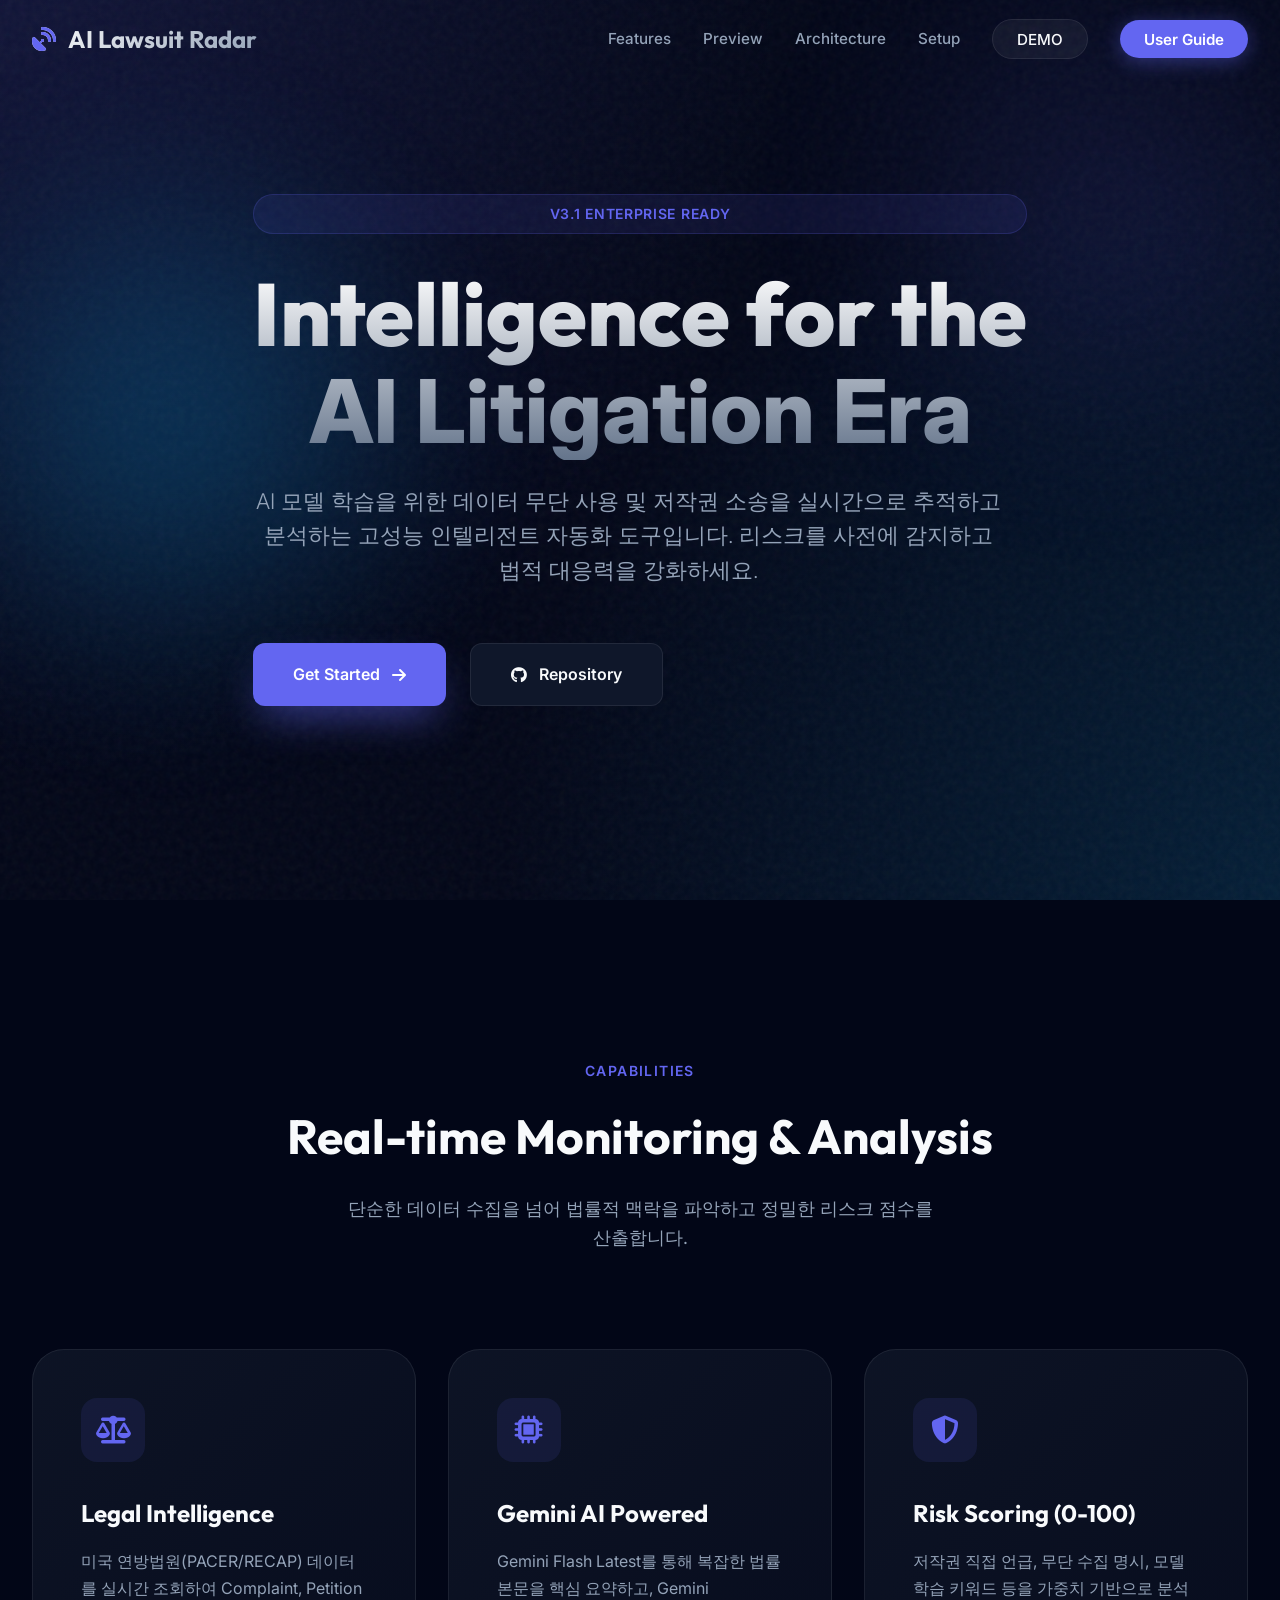
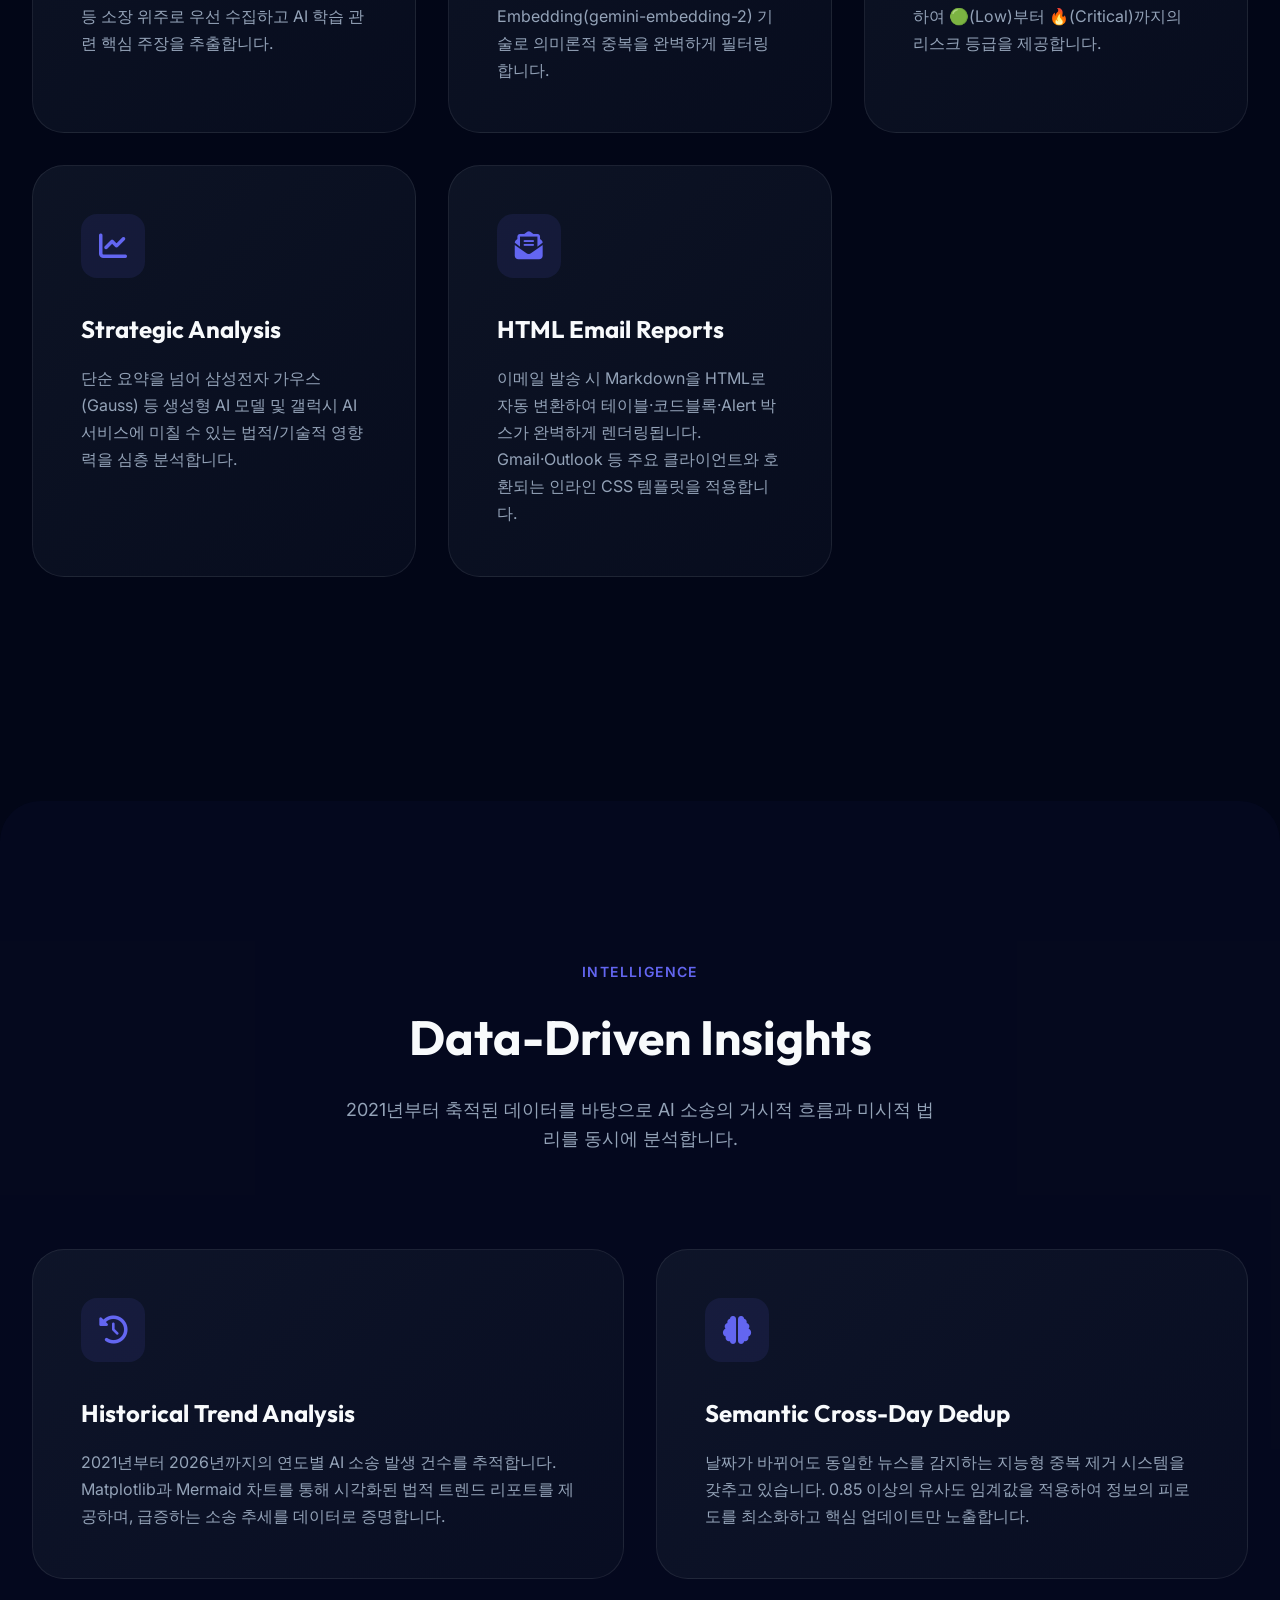
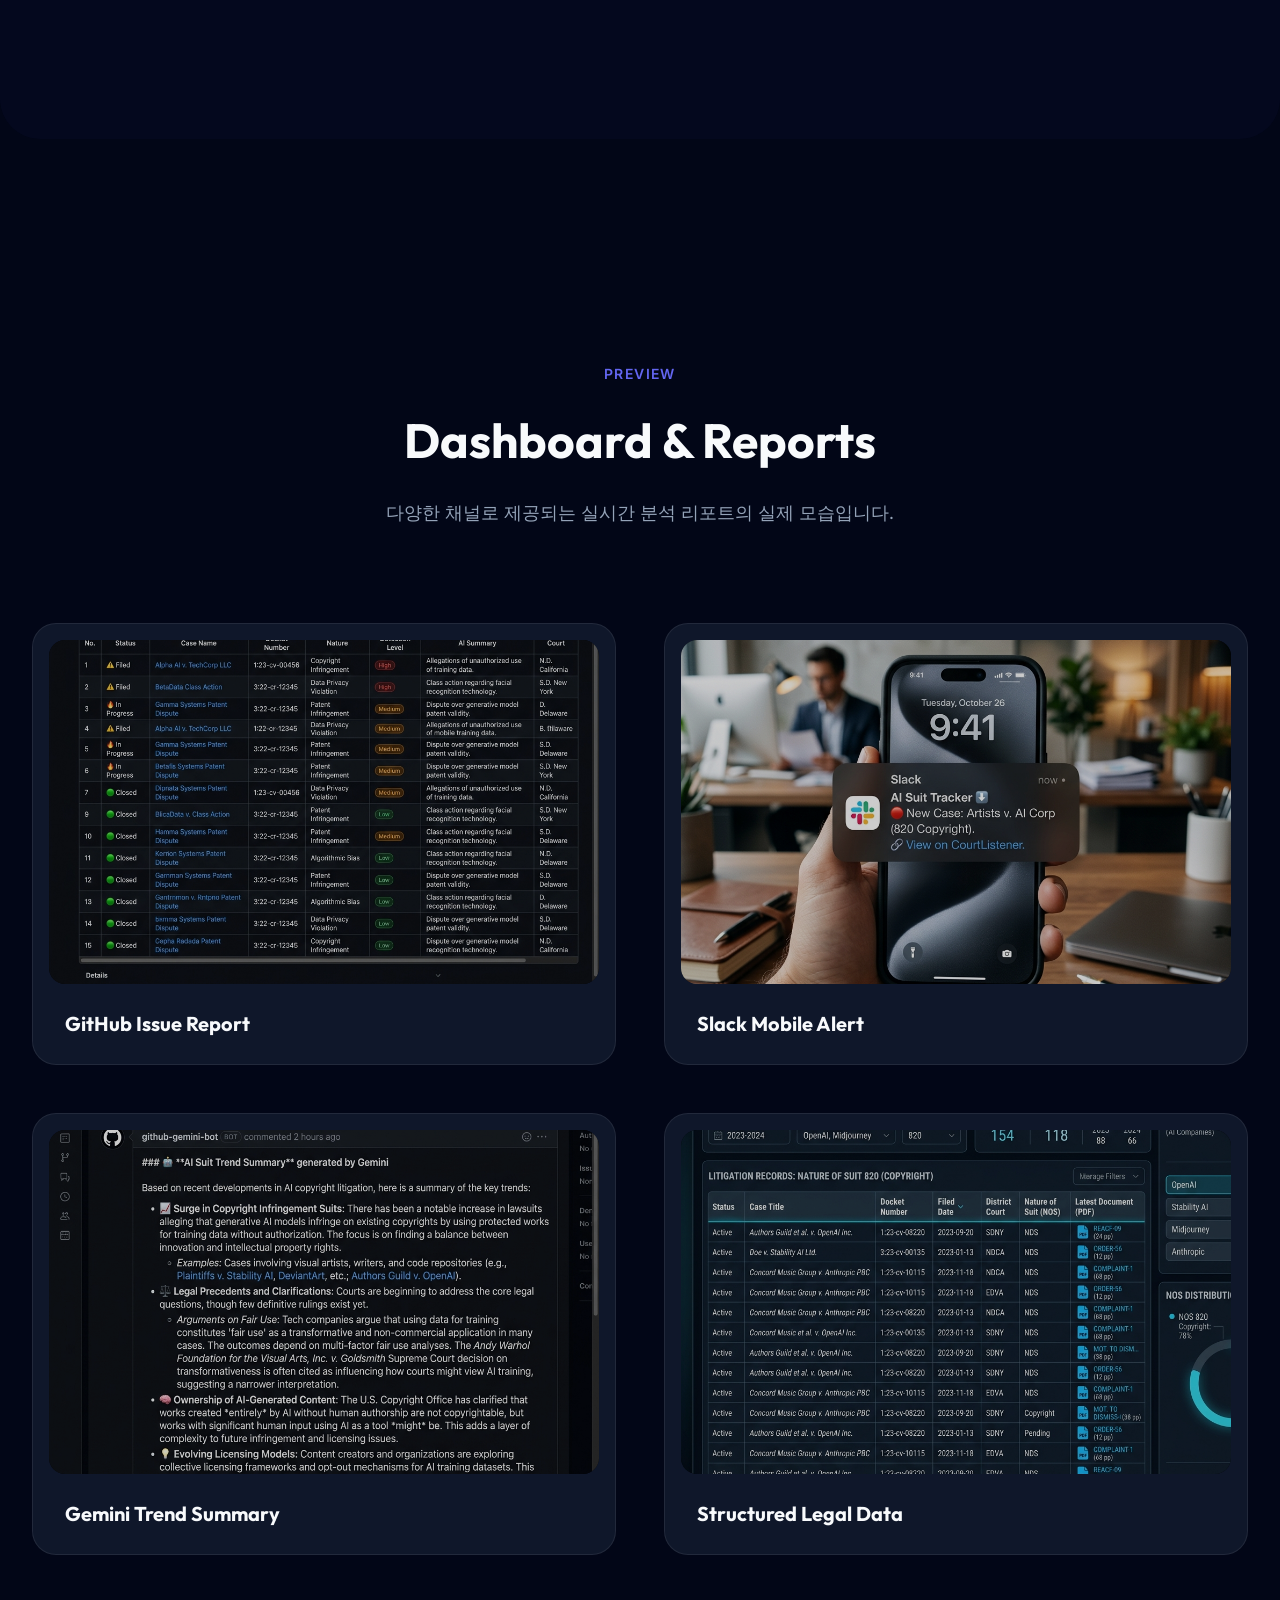
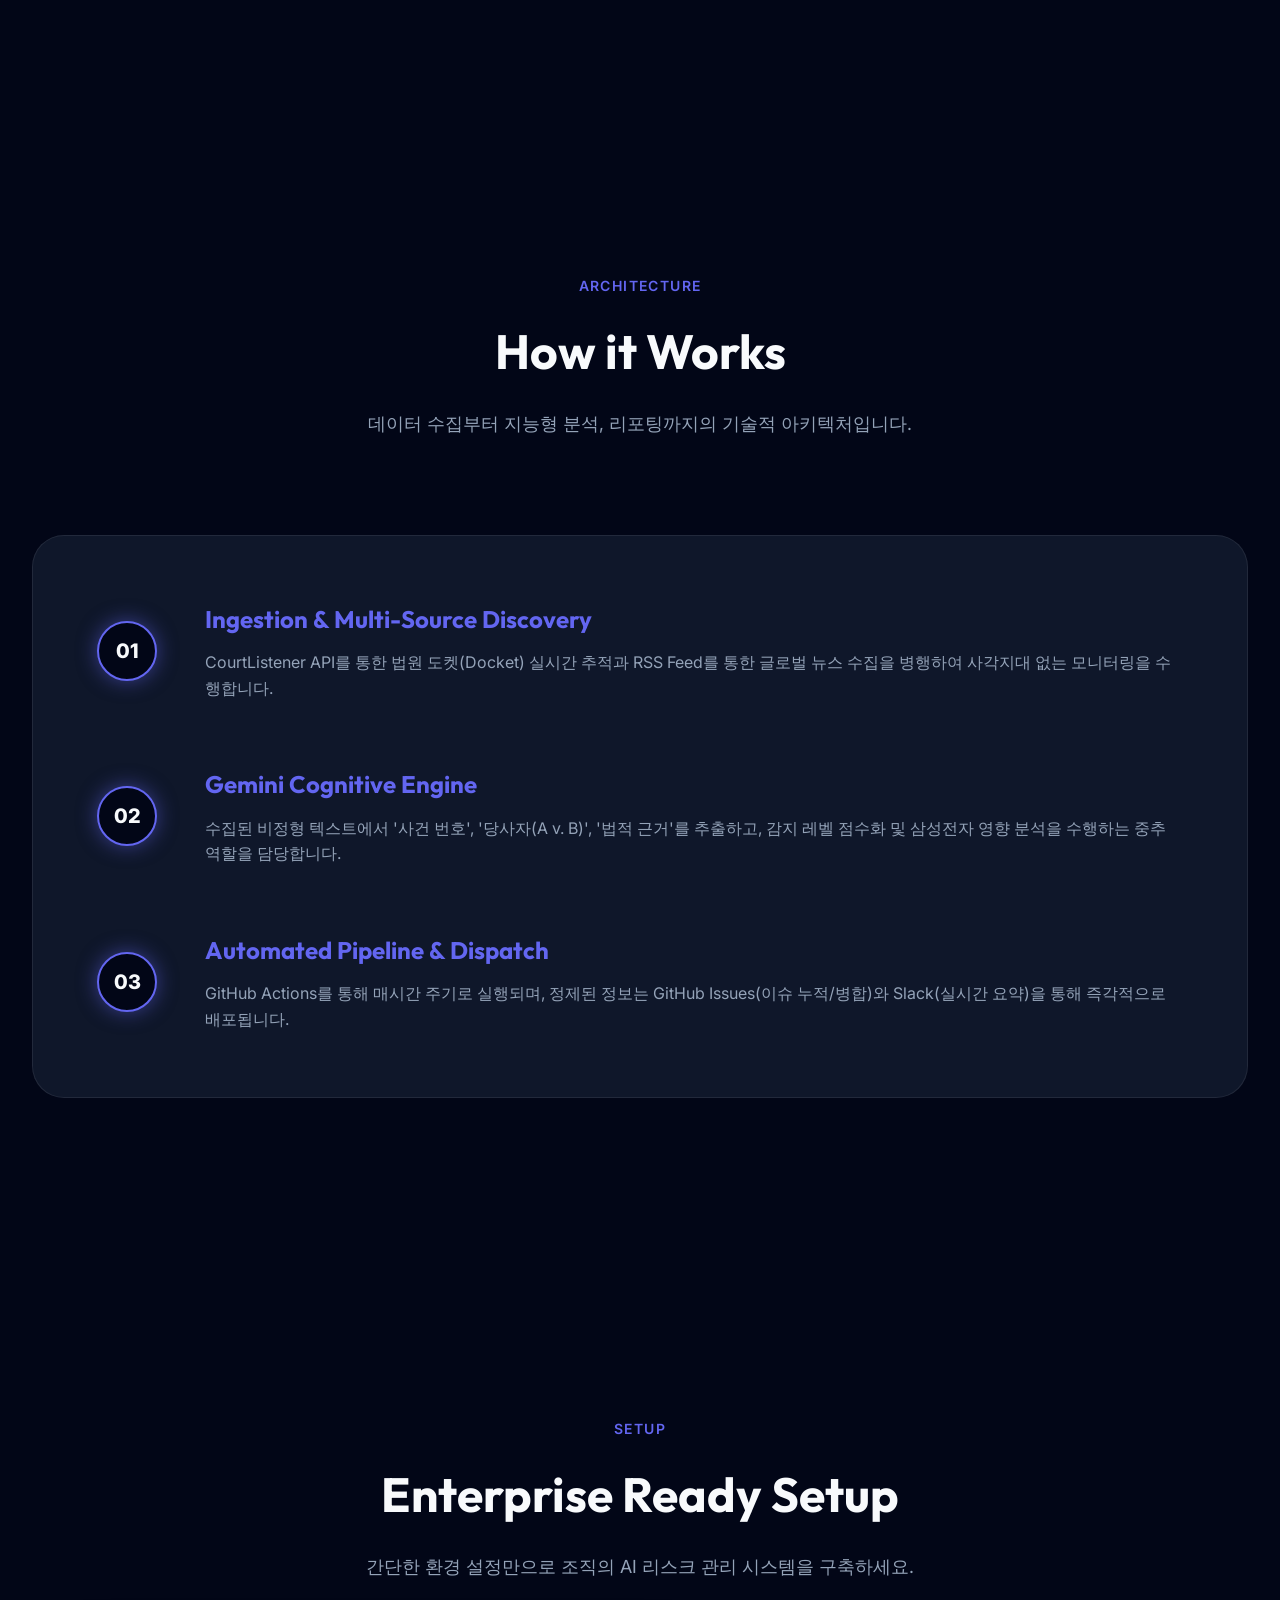
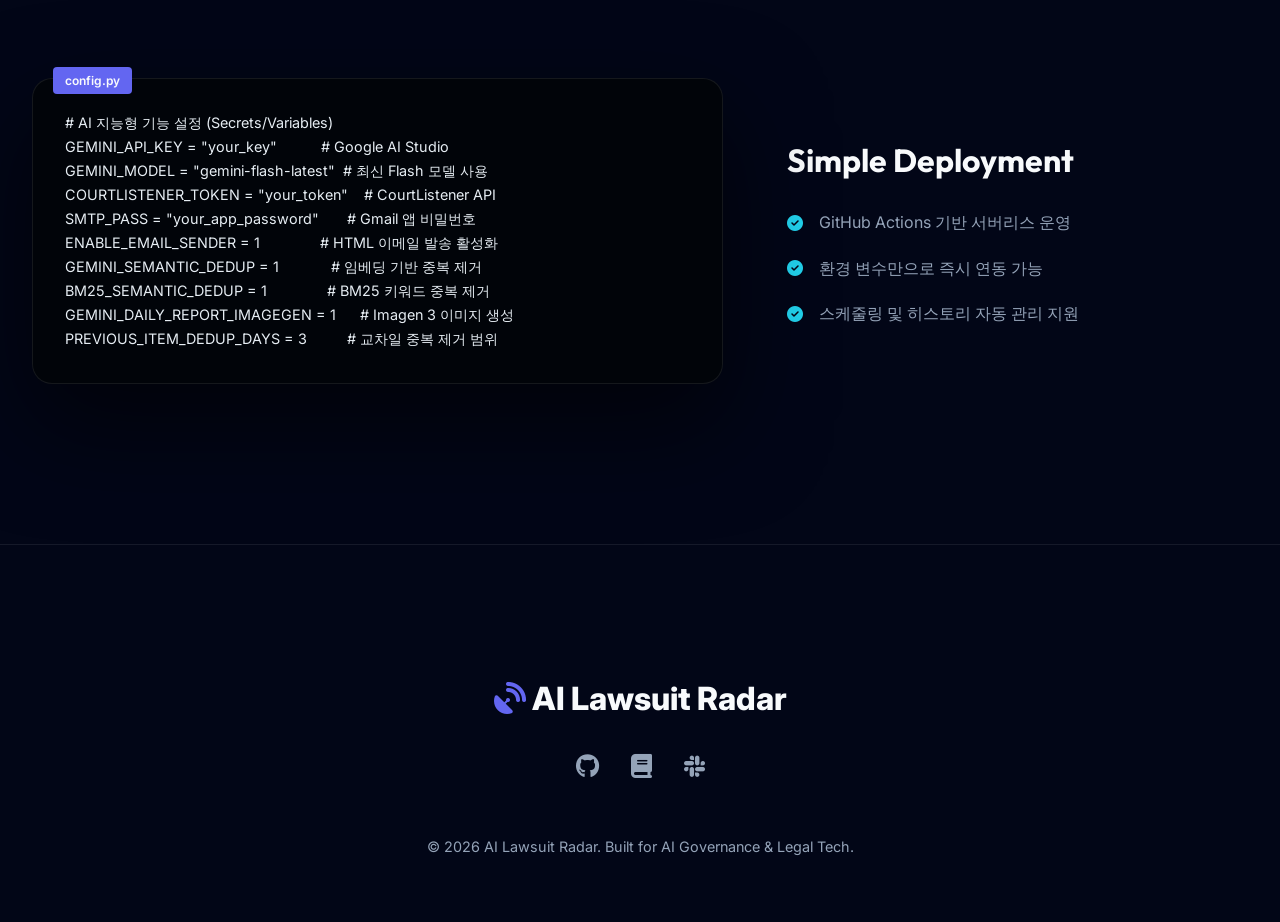
<file: docs/index.html>
<!DOCTYPE html>
<html lang="ko">
<head>
    <meta charset="UTF-8">
    <meta name="viewport" content="width=device-width, initial-scale=1.0">
    <title>AI Lawsuit Radar | Intelligent Litigation Intelligence</title>
    <meta name="description" content="AI Lawsuit Radar tracks AI-related litigation, copyright disputes, and training data unauthorized usage in real-time using Gemini AI and CourtListener.">
    <link rel="stylesheet" href="css/style.css">
    <link rel="stylesheet" href="https://cdnjs.cloudflare.com/ajax/libs/font-awesome/6.4.0/css/all.min.css">
</head>
<body>
    <div class="bg-mesh"></div>
    <div class="glow-orb" style="top: -10%; right: -10%;"></div>
    <div class="glow-orb" style="bottom: 20%; left: -10%; background: radial-gradient(circle, var(--secondary) 0%, transparent 70%);"></div>

    <nav class="main-nav" id="navbar">
        <div class="nav-container">
            <a href="#" class="nav-logo">
                <i class="fas fa-satellite-dish"></i> AI Lawsuit Radar
            </a>
            <ul class="nav-links">
                <li><a href="#features">Features</a></li>
                <li><a href="#preview">Preview</a></li>
                <li><a href="#architecture">Architecture</a></li>
                <li><a href="#setup">Setup</a></li>
                <li><a href="https://github.com/aigovsensing/ai-suit-tracker-v02/issues" target="_blank" class="nav-btn-demo">DEMO</a></li>
                <li><a href="manual/guide.html" class="nav-btn">User Guide</a></li>
            </ul>
        </div>
    </nav>

    <main>
        <!-- Hero Section -->
        <section class="hero">
            <div class="reveal">
                <div class="hero-badge">v3.1 Enterprise Ready</div>
                <h1>Intelligence for the <br><span style="color: var(--primary);">AI Litigation Era</span></h1>
                <p>
                    AI 모델 학습을 위한 데이터 무단 사용 및 저작권 소송을 실시간으로 추적하고 분석하는 고성능 인텔리전트 자동화 도구입니다. 리스크를 사전에 감지하고 법적 대응력을 강화하세요.
                </p>
                <div class="hero-cta">
                    <a href="#features" class="btn btn-primary">Get Started <i class="fas fa-arrow-right"></i></a>
                    <a href="https://github.com/aigovsensing/ai-suit-tracker-v02" class="btn btn-secondary"><i class="fab fa-github"></i> Repository</a>
                </div>
            </div>
        </section>

        <!-- Features Section -->
        <section id="features">
            <div class="section-header reveal">
                <span>Capabilities</span>
                <h2>Real-time Monitoring & Analysis</h2>
                <p>단순한 데이터 수집을 넘어 법률적 맥락을 파악하고 정밀한 리스크 점수를 산출합니다.</p>
            </div>
            <div class="features-grid">
                <div class="feature-card reveal" style="transition-delay: 0.1s;">
                    <div class="feature-icon"><i class="fas fa-scale-balanced"></i></div>
                    <h3>Legal Intelligence</h3>
                    <p>미국 연방법원(PACER/RECAP) 데이터를 실시간 조회하여 Complaint, Petition 등 소장 위주로 우선 수집하고 AI 학습 관련 핵심 주장을 추출합니다.</p>
                </div>
                <div class="feature-card reveal" style="transition-delay: 0.2s;">
                    <div class="feature-icon"><i class="fas fa-microchip"></i></div>
                    <h3>Gemini AI Powered</h3>
                    <p>Gemini Flash Latest를 통해 복잡한 법률 본문을 핵심 요약하고, Gemini Embedding(gemini-embedding-2) 기술로 의미론적 중복을 완벽하게 필터링합니다.</p>
                </div>
                <div class="feature-card reveal" style="transition-delay: 0.3s;">
                    <div class="feature-icon"><i class="fas fa-shield-halved"></i></div>
                    <h3>Risk Scoring (0-100)</h3>
                    <p>저작권 직접 언급, 무단 수집 명시, 모델 학습 키워드 등을 가중치 기반으로 분석하여 🟢(Low)부터 🔥(Critical)까지의 리스크 등급을 제공합니다.</p>
                </div>
                <div class="feature-card reveal" style="transition-delay: 0.4s;">
                    <div class="feature-icon"><i class="fas fa-chart-line"></i></div>
                    <h3>Strategic Analysis</h3>
                    <p>단순 요약을 넘어 삼성전자 가우스(Gauss) 등 생성형 AI 모델 및 갤럭시 AI 서비스에 미칠 수 있는 법적/기술적 영향력을 심층 분석합니다.</p>
                </div>
                <div class="feature-card reveal" style="transition-delay: 0.5s;">
                    <div class="feature-icon"><i class="fas fa-envelope-open-text"></i></div>
                    <h3>HTML Email Reports</h3>
                    <p>이메일 발송 시 Markdown을 HTML로 자동 변환하여 테이블·코드블록·Alert 박스가 완벽하게 렌더링됩니다. Gmail·Outlook 등 주요 클라이언트와 호환되는 인라인 CSS 템플릿을 적용합니다.</p>
                </div>
            </div>
        </section>

        <!-- Insights Section -->
        <section id="insights" style="background: rgba(99, 102, 241, 0.03); border-radius: 40px; margin-top: 4rem; margin-bottom: 4rem;">
            <div class="section-header reveal">
                <span>Intelligence</span>
                <h2>Data-Driven Insights</h2>
                <p>2021년부터 축적된 데이터를 바탕으로 AI 소송의 거시적 흐름과 미시적 법리를 동시에 분석합니다.</p>
            </div>
            <div class="features-grid" style="grid-template-columns: repeat(auto-fit, minmax(400px, 1fr));">
                <div class="feature-card reveal">
                    <div class="feature-icon"><i class="fas fa-history"></i></div>
                    <h3>Historical Trend Analysis</h3>
                    <p>2021년부터 2026년까지의 연도별 AI 소송 발생 건수를 추적합니다. Matplotlib과 Mermaid 차트를 통해 시각화된 법적 트렌드 리포트를 제공하며, 급증하는 소송 추세를 데이터로 증명합니다.</p>
                </div>
                <div class="feature-card reveal">
                    <div class="feature-icon"><i class="fas fa-brain"></i></div>
                    <h3>Semantic Cross-Day Dedup</h3>
                    <p>날짜가 바뀌어도 동일한 뉴스를 감지하는 지능형 중복 제거 시스템을 갖추고 있습니다. 0.85 이상의 유사도 임계값을 적용하여 정보의 피로도를 최소화하고 핵심 업데이트만 노출합니다.</p>
                </div>
            </div>
        </section>

        <!-- Preview Section -->
        <section id="preview">
            <div class="section-header reveal">
                <span>Preview</span>
                <h2>Dashboard & Reports</h2>
                <p>다양한 채널로 제공되는 실시간 분석 리포트의 실제 모습입니다.</p>
            </div>
            <div class="gallery-container">
                <div class="gallery-item reveal">
                    <div class="img-wrapper">
                        <img src="img/github_issue.png" alt="GitHub Report">
                    </div>
                    <div class="gallery-info">
                        <h4>GitHub Issue Report</h4>
                    </div>
                </div>
                <div class="gallery-item reveal">
                    <div class="img-wrapper">
                        <img src="img/slack_mobile.png" alt="Slack Notification">
                    </div>
                    <div class="gallery-info">
                        <h4>Slack Mobile Alert</h4>
                    </div>
                </div>
                <div class="gallery-item reveal">
                    <div class="img-wrapper">
                        <img src="img/gemini_report.png" alt="Gemini Analysis">
                    </div>
                    <div class="gallery-info">
                        <h4>Gemini Trend Summary</h4>
                    </div>
                </div>
                <div class="gallery-item reveal">
                    <div class="img-wrapper">
                        <img src="img/courtlistener_data.png" alt="Data Flow">
                    </div>
                    <div class="gallery-info">
                        <h4>Structured Legal Data</h4>
                    </div>
                </div>
            </div>
        </section>

        <!-- Architecture Section -->
        <section id="architecture">
            <div class="section-header reveal">
                <span>Architecture</span>
                <h2>How it Works</h2>
                <p>데이터 수집부터 지능형 분석, 리포팅까지의 기술적 아키텍처입니다.</p>
            </div>
            <div class="arch-visual reveal">
                <div class="arch-step">
                    <div class="step-circle">01</div>
                    <div class="step-content">
                        <h4>Ingestion & Multi-Source Discovery</h4>
                        <p>CourtListener API를 통한 법원 도켓(Docket) 실시간 추적과 RSS Feed를 통한 글로벌 뉴스 수집을 병행하여 사각지대 없는 모니터링을 수행합니다.</p>
                    </div>
                </div>
                <div class="arch-step">
                    <div class="step-circle">02</div>
                    <div class="step-content">
                        <h4>Gemini Cognitive Engine</h4>
                        <p>수집된 비정형 텍스트에서 '사건 번호', '당사자(A v. B)', '법적 근거'를 추출하고, 감지 레벨 점수화 및 삼성전자 영향 분석을 수행하는 중추 역할을 담당합니다.</p>
                    </div>
                </div>
                <div class="arch-step">
                    <div class="step-circle">03</div>
                    <div class="step-content">
                        <h4>Automated Pipeline & Dispatch</h4>
                        <p>GitHub Actions를 통해 매시간 주기로 실행되며, 정제된 정보는 GitHub Issues(이슈 누적/병합)와 Slack(실시간 요약)을 통해 즉각적으로 배포됩니다.</p>
                    </div>
                </div>
            </div>
        </section>

        <!-- Setup Section -->
        <section id="setup">
            <div class="section-header reveal">
                <span>Setup</span>
                <h2>Enterprise Ready Setup</h2>
                <p>간단한 환경 설정만으로 조직의 AI 리스크 관리 시스템을 구축하세요.</p>
            </div>
            <div class="setup-grid reveal">
                <div class="code-container">
                    <pre><code># AI 지능형 기능 설정 (Secrets/Variables)
GEMINI_API_KEY = "your_key"           # Google AI Studio
GEMINI_MODEL = "gemini-flash-latest"  # 최신 Flash 모델 사용
COURTLISTENER_TOKEN = "your_token"    # CourtListener API
SMTP_PASS = "your_app_password"       # Gmail 앱 비밀번호
ENABLE_EMAIL_SENDER = 1               # HTML 이메일 발송 활성화
GEMINI_SEMANTIC_DEDUP = 1             # 임베딩 기반 중복 제거
BM25_SEMANTIC_DEDUP = 1               # BM25 키워드 중복 제거
GEMINI_DAILY_REPORT_IMAGEGEN = 1      # Imagen 3 이미지 생성
PREVIOUS_ITEM_DEDUP_DAYS = 3          # 교차일 중복 제거 범위</code></pre>
                </div>
                <div class="setup-text">
                    <h3>Simple Deployment</h3>
                    <ul class="setup-list">
                        <li><i class="fas fa-check-circle"></i> GitHub Actions 기반 서버리스 운영</li>
                        <li><i class="fas fa-check-circle"></i> 환경 변수만으로 즉시 연동 가능</li>
                        <li><i class="fas fa-check-circle"></i> 스케줄링 및 히스토리 자동 관리 지원</li>
                    </ul>
                </div>
            </div>
        </section>
    </main>

    <footer>
        <div class="footer-logo">
            <i class="fas fa-satellite-dish" style="color: var(--primary);"></i> AI Lawsuit Radar
        </div>
        <div class="social-links">
            <a href="https://github.com/aigovsensing/ai-suit-tracker-v02"><i class="fab fa-github"></i></a>
            <a href="https://github.com/aigovsensing/ai-suit-tracker-v02/tree/main/document" title="개발자 문서"><i class="fas fa-book"></i></a>
            <a href="#"><i class="fab fa-slack"></i></a>
        </div>
        <p class="copyright">&copy; 2026 AI Lawsuit Radar. Built for AI Governance &amp; Legal Tech.</p>
    </footer>

    <script src="js/app.js"></script>
</body>
</html>
</file>
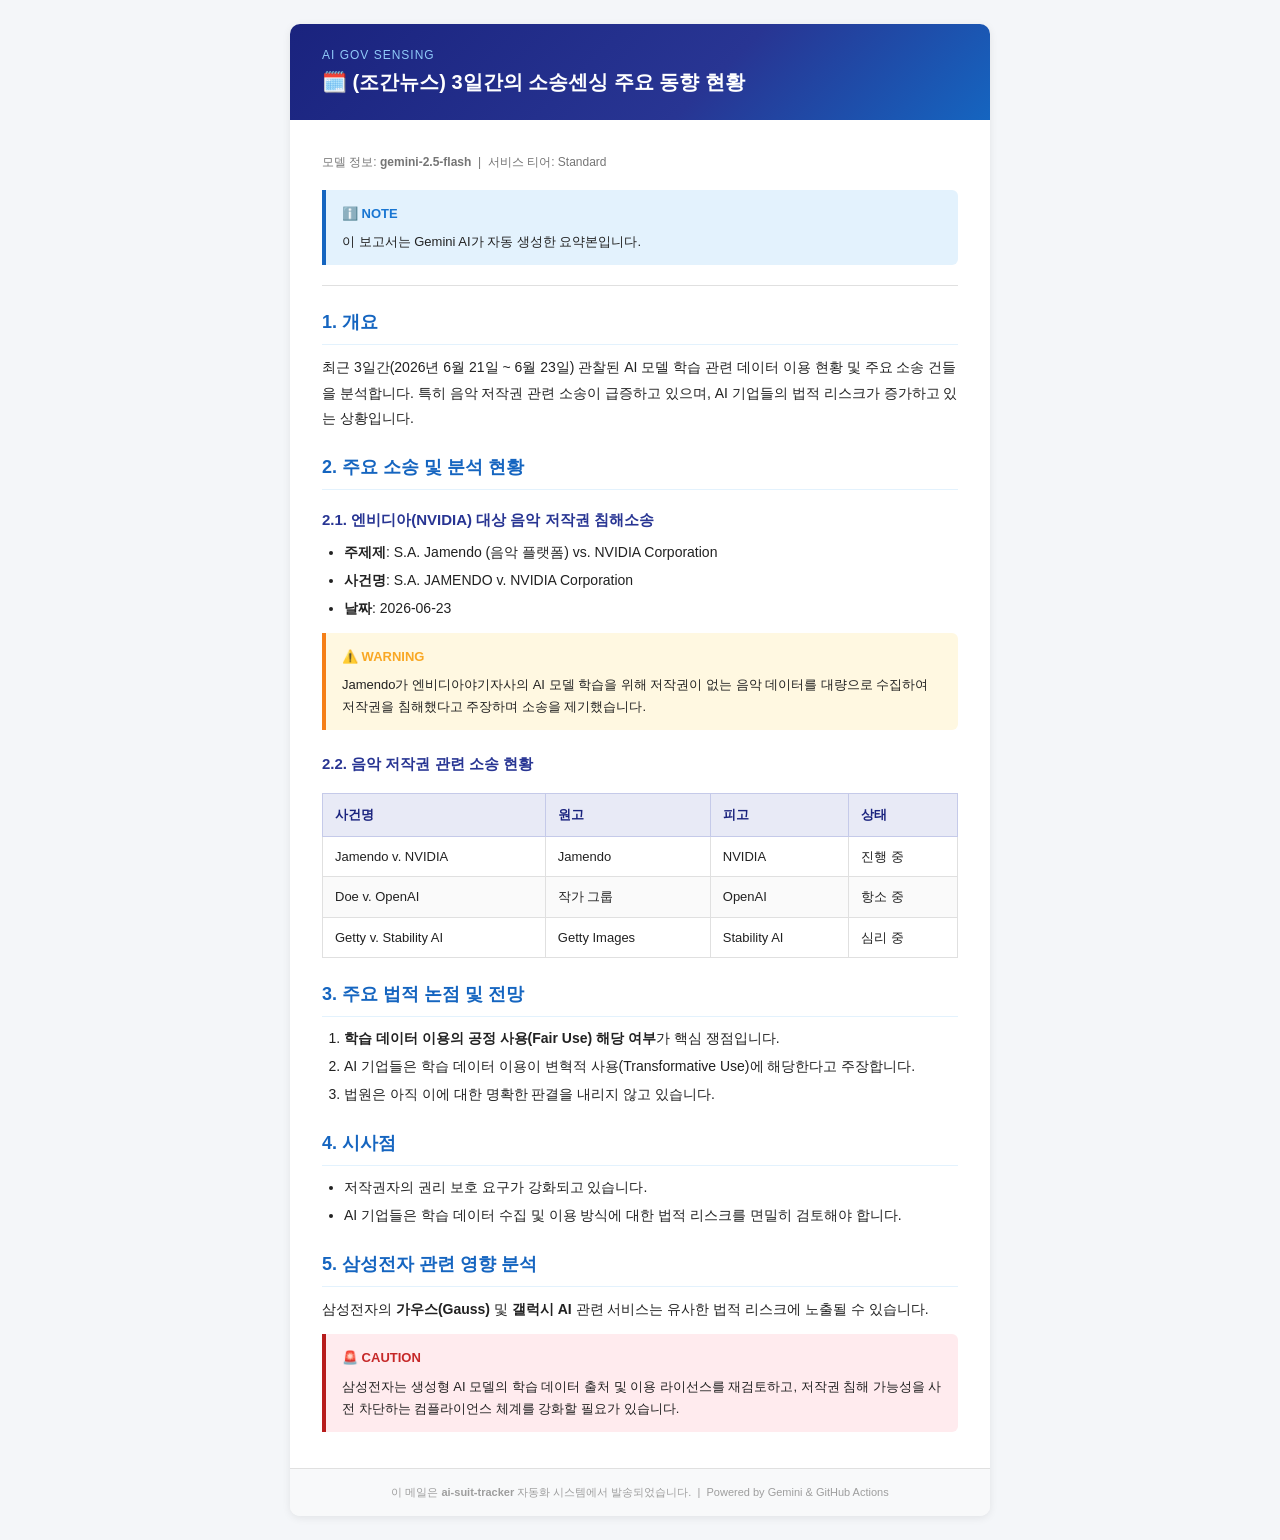
<file: scratch/email_preview.html>
<!DOCTYPE html>
<html lang="ko">
<head>
<meta charset="UTF-8">
<meta name="viewport" content="width=device-width, initial-scale=1.0">
<title>Email Preview - (조간뉴스) 3일간의 소송센싱</title>
</head>
<body style="margin:0;padding:0;background:#f4f6f9;font-family:'Segoe UI',Arial,sans-serif;">
<table width="100%" cellpadding="0" cellspacing="0" style="background:#f4f6f9;padding:24px 0;">
  <tr>
    <td align="center">
      <table width="700" cellpadding="0" cellspacing="0"
             style="max-width:700px;background:#ffffff;border-radius:10px;
                    box-shadow:0 2px 8px rgba(0,0,0,0.08);overflow:hidden;">

        <!-- 헤더 -->
        <tr>
          <td style="background:linear-gradient(135deg,#1a237e 0%,#283593 60%,#1565c0 100%);
                     padding:24px 32px;">
            <p style="margin:0;font-size:12px;color:#90caf9;letter-spacing:1px;text-transform:uppercase;">
              AI Gov Sensing
            </p>
            <h1 style="margin:6px 0 0;font-size:20px;font-weight:700;color:#ffffff;line-height:1.4;">
              🗓️ (조간뉴스) 3일간의 소송센싱 주요 동향 현황
            </h1>
          </td>
        </tr>

        <!-- 본문 -->
        <tr>
          <td style="padding:32px 32px 24px;">
            <div style="color:#212121;font-size:14px;line-height:1.8;">

              <!-- 모델 정보 배지 -->
              <p style="margin:0 0 16px;color:#757575;font-size:12px;">
                모델 정보: <strong>gemini-2.5-flash</strong> &nbsp;|&nbsp; 서비스 티어: Standard
              </p>

              <!-- NOTE alert -->
              <div style="background:#e3f2fd;border-left:4px solid #1565c0;border-radius:0 6px 6px 0;padding:12px 16px;margin:0 0 20px;">
                <p style="margin:0 0 6px;font-weight:700;color:#1976d2;font-size:13px;">ℹ️ NOTE</p>
                <div style="color:#212121;font-size:13px;line-height:1.7;">이 보고서는 Gemini AI가 자동 생성한 요약본입니다.</div>
              </div>

              <hr style="border:none;border-top:1px solid #e0e0e0;margin:20px 0;">

              <!-- 1. 개요 -->
              <h2 style="font-size:18px;font-weight:700;color:#1565c0;border-bottom:1px solid #e3f2fd;padding-bottom:6px;margin:20px 0 10px;">
                1. 개요
              </h2>
              <p style="margin:0 0 12px;color:#212121;font-size:14px;line-height:1.8;">
                최근 3일간(2026년 6월 21일 ~ 6월 23일) 관찰된 AI 모델 학습 관련 데이터 이용 현황 및 주요 소송 건들을 분석합니다.
                특히 음악 저작권 관련 소송이 급증하고 있으며, AI 기업들의 법적 리스크가 증가하고 있는 상황입니다.
              </p>

              <!-- 2. 주요 소송 -->
              <h2 style="font-size:18px;font-weight:700;color:#1565c0;border-bottom:1px solid #e3f2fd;padding-bottom:6px;margin:20px 0 10px;">
                2. 주요 소송 및 분석 현황
              </h2>

              <h3 style="font-size:15px;font-weight:700;color:#283593;margin:16px 0 8px;">
                2.1. 엔비디아(NVIDIA) 대상 음악 저작권 침해소송
              </h3>
              <ul style="margin:8px 0 12px 0;padding-left:22px;">
                <li style="margin:4px 0;color:#212121;font-size:14px;line-height:1.7;"><strong>주제제</strong>: S.A. Jamendo (음악 플랫폼) vs. NVIDIA Corporation</li>
                <li style="margin:4px 0;color:#212121;font-size:14px;line-height:1.7;"><strong>사건명</strong>: S.A. JAMENDO v. NVIDIA Corporation</li>
                <li style="margin:4px 0;color:#212121;font-size:14px;line-height:1.7;"><strong>날짜</strong>: 2026-06-23</li>
              </ul>

              <!-- WARNING alert -->
              <div style="background:#fff8e1;border-left:4px solid #f57f17;border-radius:0 6px 6px 0;padding:12px 16px;margin:12px 0 20px;">
                <p style="margin:0 0 6px;font-weight:700;color:#f9a825;font-size:13px;">⚠️ WARNING</p>
                <div style="color:#212121;font-size:13px;line-height:1.7;">
                  Jamendo가 엔비디아야기자사의 AI 모델 학습을 위해 저작권이 없는 음악 데이터를 대량으로 수집하여
                  저작권을 침해했다고 주장하며 소송을 제기했습니다.
                </div>
              </div>

              <h3 style="font-size:15px;font-weight:700;color:#283593;margin:16px 0 8px;">
                2.2. 음악 저작권 관련 소송 현황
              </h3>

              <!-- 테이블 -->
              <table style="width:100%;border-collapse:collapse;margin:16px 0;font-size:13px;">
                <tr>
                  <th style="background:#e8eaf6;color:#1a237e;font-weight:700;padding:9px 12px;border:1px solid #c5cae9;text-align:left;">사건명</th>
                  <th style="background:#e8eaf6;color:#1a237e;font-weight:700;padding:9px 12px;border:1px solid #c5cae9;text-align:left;">원고</th>
                  <th style="background:#e8eaf6;color:#1a237e;font-weight:700;padding:9px 12px;border:1px solid #c5cae9;text-align:left;">피고</th>
                  <th style="background:#e8eaf6;color:#1a237e;font-weight:700;padding:9px 12px;border:1px solid #c5cae9;text-align:left;">상태</th>
                </tr>
                <tr style="background:#ffffff;">
                  <td style="padding:8px 12px;border:1px solid #e0e0e0;color:#212121;vertical-align:top;">Jamendo v. NVIDIA</td>
                  <td style="padding:8px 12px;border:1px solid #e0e0e0;color:#212121;vertical-align:top;">Jamendo</td>
                  <td style="padding:8px 12px;border:1px solid #e0e0e0;color:#212121;vertical-align:top;">NVIDIA</td>
                  <td style="padding:8px 12px;border:1px solid #e0e0e0;color:#212121;vertical-align:top;">진행 중</td>
                </tr>
                <tr style="background:#fafafa;">
                  <td style="padding:8px 12px;border:1px solid #e0e0e0;color:#212121;vertical-align:top;">Doe v. OpenAI</td>
                  <td style="padding:8px 12px;border:1px solid #e0e0e0;color:#212121;vertical-align:top;">작가 그룹</td>
                  <td style="padding:8px 12px;border:1px solid #e0e0e0;color:#212121;vertical-align:top;">OpenAI</td>
                  <td style="padding:8px 12px;border:1px solid #e0e0e0;color:#212121;vertical-align:top;">항소 중</td>
                </tr>
                <tr style="background:#ffffff;">
                  <td style="padding:8px 12px;border:1px solid #e0e0e0;color:#212121;vertical-align:top;">Getty v. Stability AI</td>
                  <td style="padding:8px 12px;border:1px solid #e0e0e0;color:#212121;vertical-align:top;">Getty Images</td>
                  <td style="padding:8px 12px;border:1px solid #e0e0e0;color:#212121;vertical-align:top;">Stability AI</td>
                  <td style="padding:8px 12px;border:1px solid #e0e0e0;color:#212121;vertical-align:top;">심리 중</td>
                </tr>
              </table>

              <!-- 3. 법적 논점 -->
              <h2 style="font-size:18px;font-weight:700;color:#1565c0;border-bottom:1px solid #e3f2fd;padding-bottom:6px;margin:20px 0 10px;">
                3. 주요 법적 논점 및 전망
              </h2>
              <ol style="margin:8px 0 12px 0;padding-left:22px;">
                <li style="margin:4px 0;color:#212121;font-size:14px;line-height:1.7;"><strong>학습 데이터 이용의 공정 사용(Fair Use) 해당 여부</strong>가 핵심 쟁점입니다.</li>
                <li style="margin:4px 0;color:#212121;font-size:14px;line-height:1.7;">AI 기업들은 학습 데이터 이용이 변혁적 사용(Transformative Use)에 해당한다고 주장합니다.</li>
                <li style="margin:4px 0;color:#212121;font-size:14px;line-height:1.7;">법원은 아직 이에 대한 명확한 판결을 내리지 않고 있습니다.</li>
              </ol>

              <!-- 4. 시사점 -->
              <h2 style="font-size:18px;font-weight:700;color:#1565c0;border-bottom:1px solid #e3f2fd;padding-bottom:6px;margin:20px 0 10px;">
                4. 시사점
              </h2>
              <ul style="margin:8px 0 12px 0;padding-left:22px;">
                <li style="margin:4px 0;color:#212121;font-size:14px;line-height:1.7;">저작권자의 권리 보호 요구가 강화되고 있습니다.</li>
                <li style="margin:4px 0;color:#212121;font-size:14px;line-height:1.7;">AI 기업들은 학습 데이터 수집 및 이용 방식에 대한 법적 리스크를 면밀히 검토해야 합니다.</li>
              </ul>

              <!-- 5. 삼성전자 -->
              <h2 style="font-size:18px;font-weight:700;color:#1565c0;border-bottom:1px solid #e3f2fd;padding-bottom:6px;margin:20px 0 10px;">
                5. 삼성전자 관련 영향 분석
              </h2>
              <p style="margin:0 0 12px;color:#212121;font-size:14px;line-height:1.8;">
                삼성전자의 <strong>가우스(Gauss)</strong> 및 <strong>갤럭시 AI</strong> 관련 서비스는 유사한 법적 리스크에 노출될 수 있습니다.
              </p>

              <!-- CAUTION alert -->
              <div style="background:#ffebee;border-left:4px solid #b71c1c;border-radius:0 6px 6px 0;padding:12px 16px;margin:12px 0;">
                <p style="margin:0 0 6px;font-weight:700;color:#c62828;font-size:13px;">🚨 CAUTION</p>
                <div style="color:#212121;font-size:13px;line-height:1.7;">
                  삼성전자는 생성형 AI 모델의 학습 데이터 출처 및 이용 라이선스를 재검토하고,
                  저작권 침해 가능성을 사전 차단하는 컴플라이언스 체계를 강화할 필요가 있습니다.
                </div>
              </div>

            </div>
          </td>
        </tr>

        <!-- 푸터 -->
        <tr>
          <td style="background:#f8f9fa;padding:16px 32px;border-top:1px solid #e0e0e0;">
            <p style="margin:0;font-size:11px;color:#9e9e9e;text-align:center;">
              이 메일은 <strong>ai-suit-tracker</strong> 자동화 시스템에서 발송되었습니다.
              &nbsp;|&nbsp; Powered by Gemini &amp; GitHub Actions
            </p>
          </td>
        </tr>

      </table>
    </td>
  </tr>
</table>
</body>
</html>
</file>
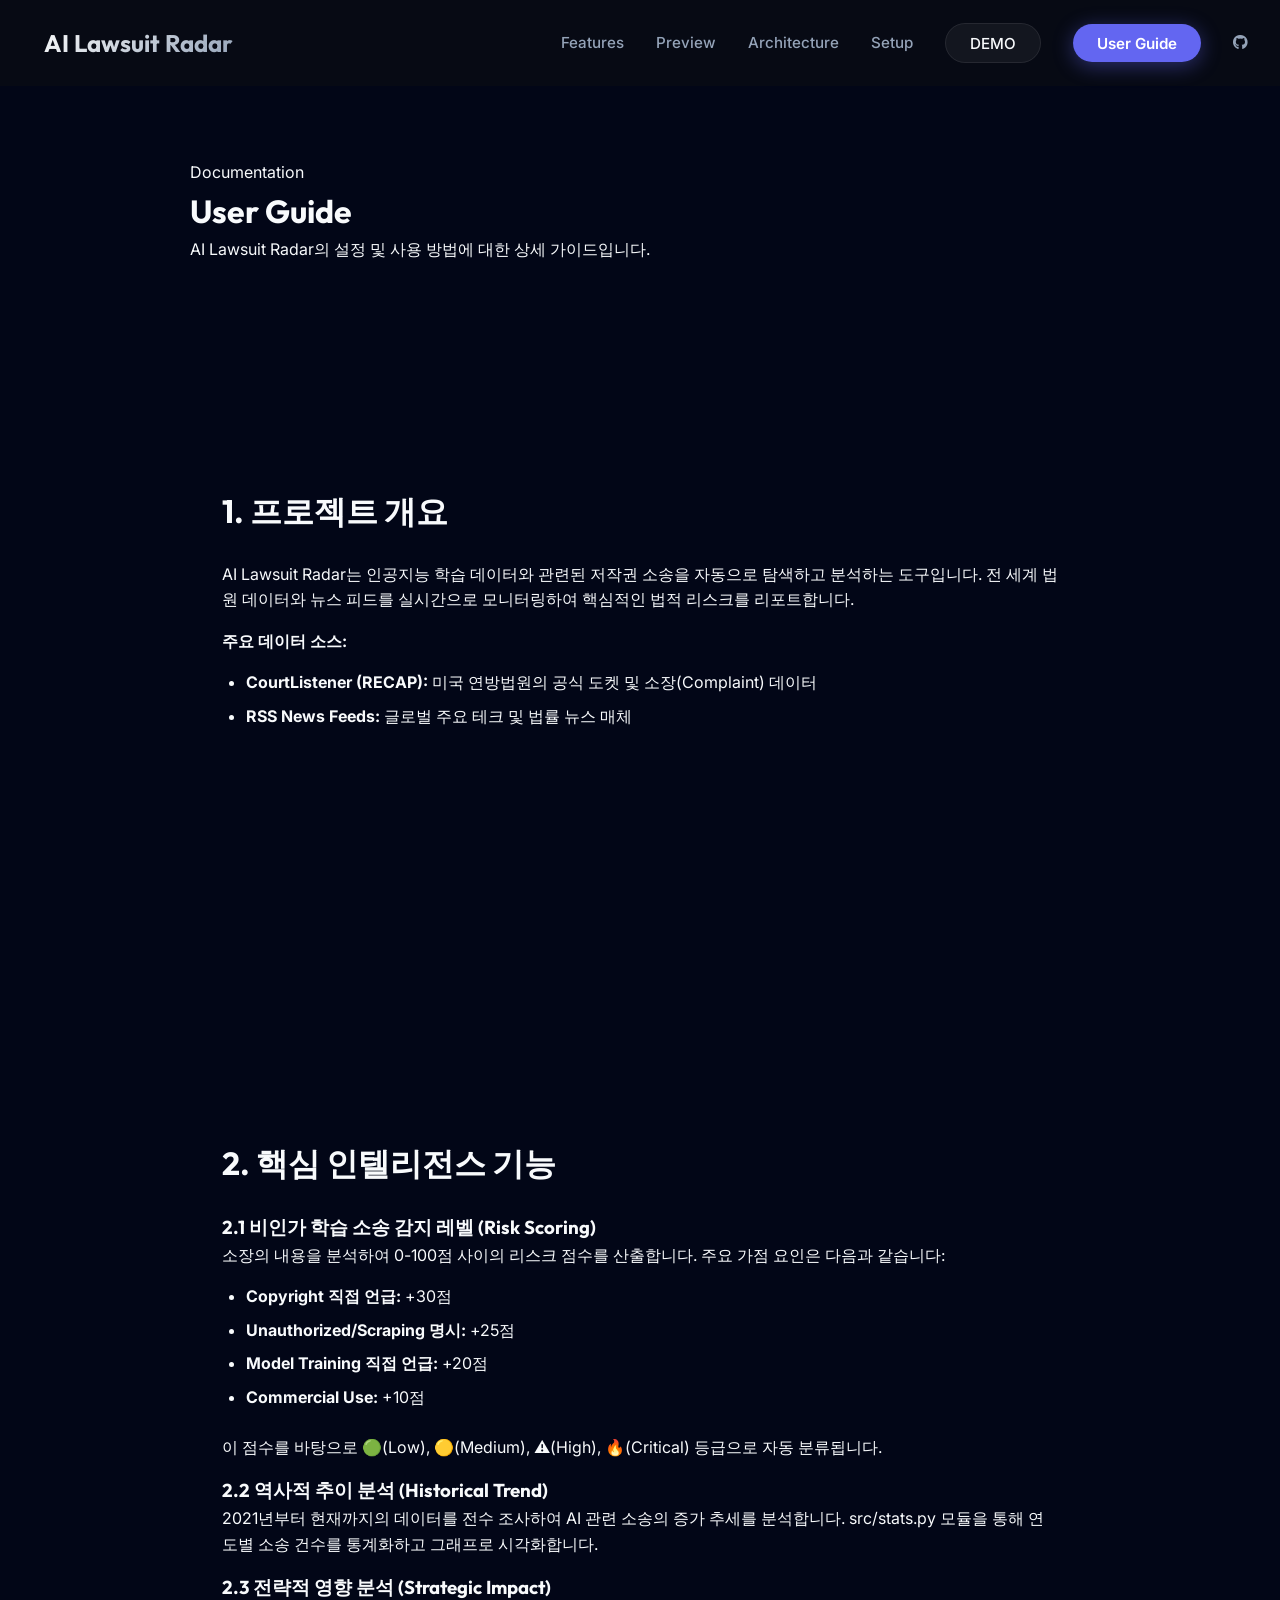
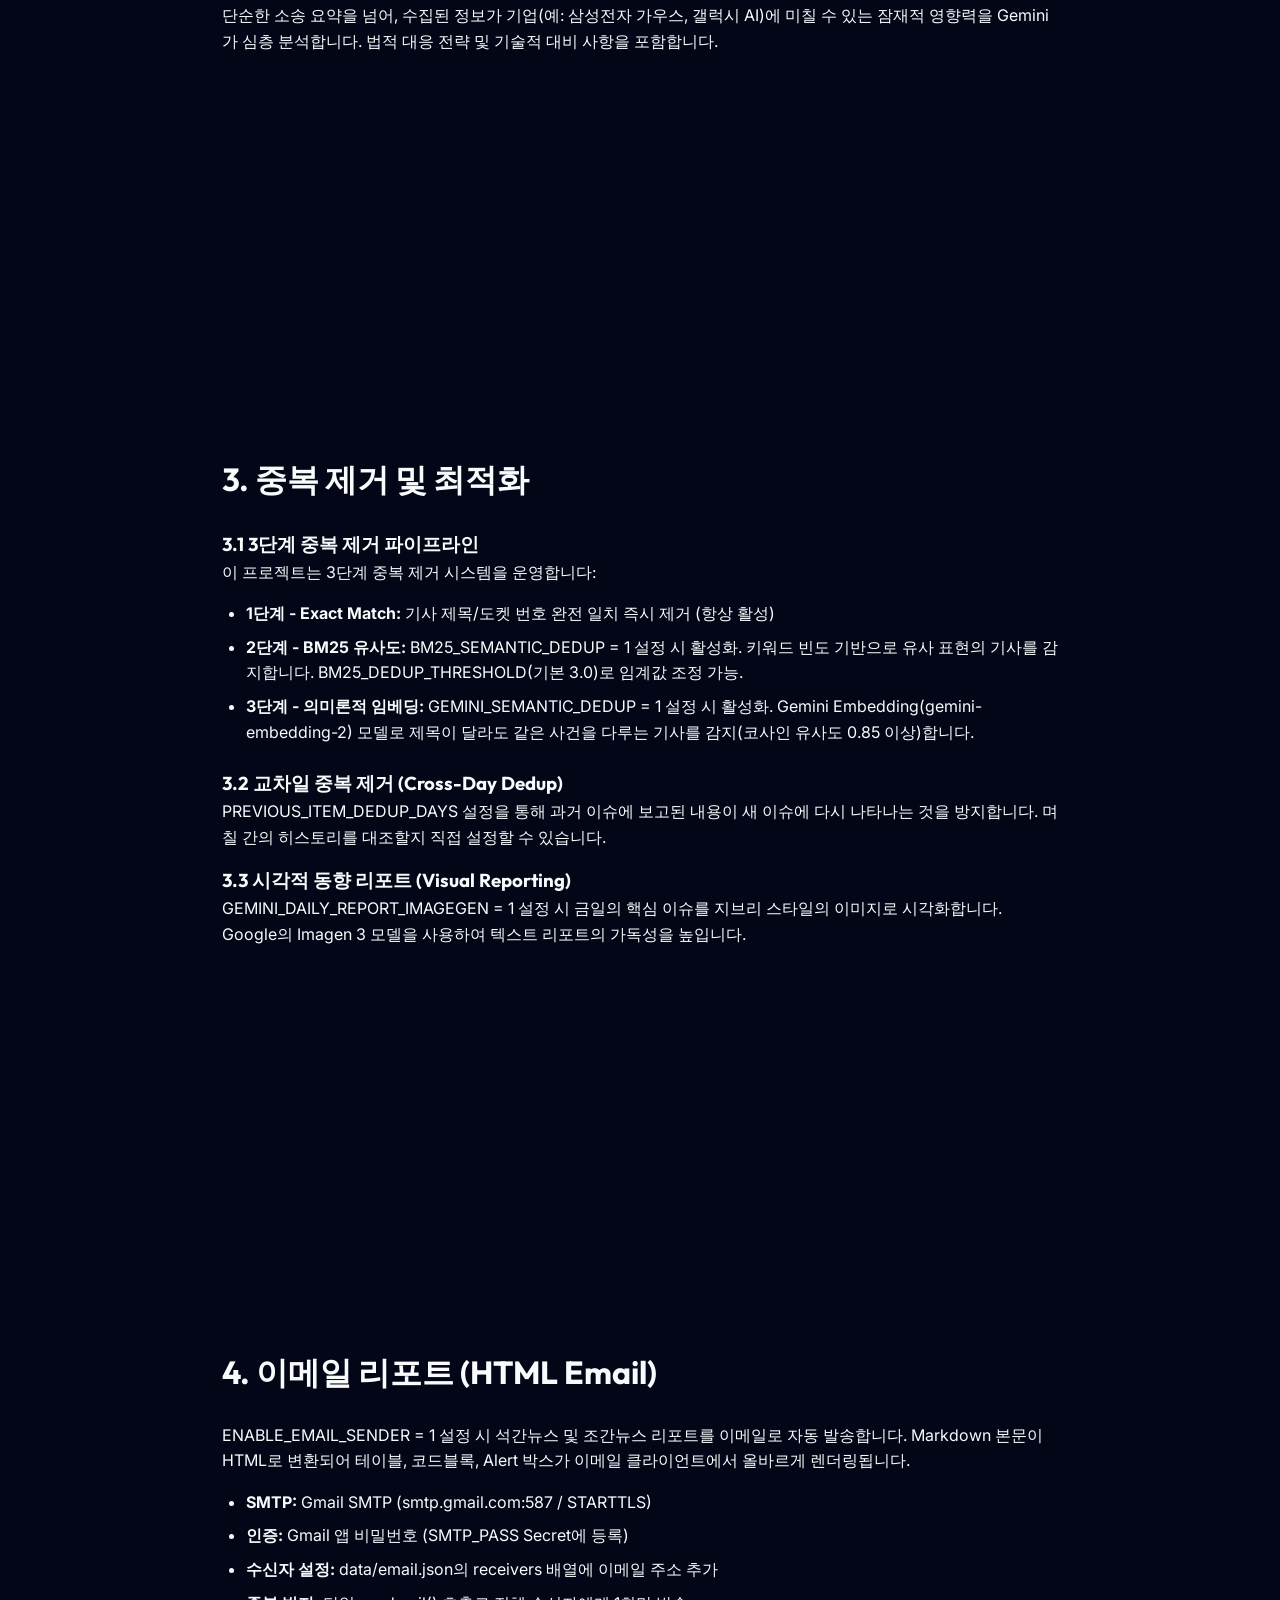
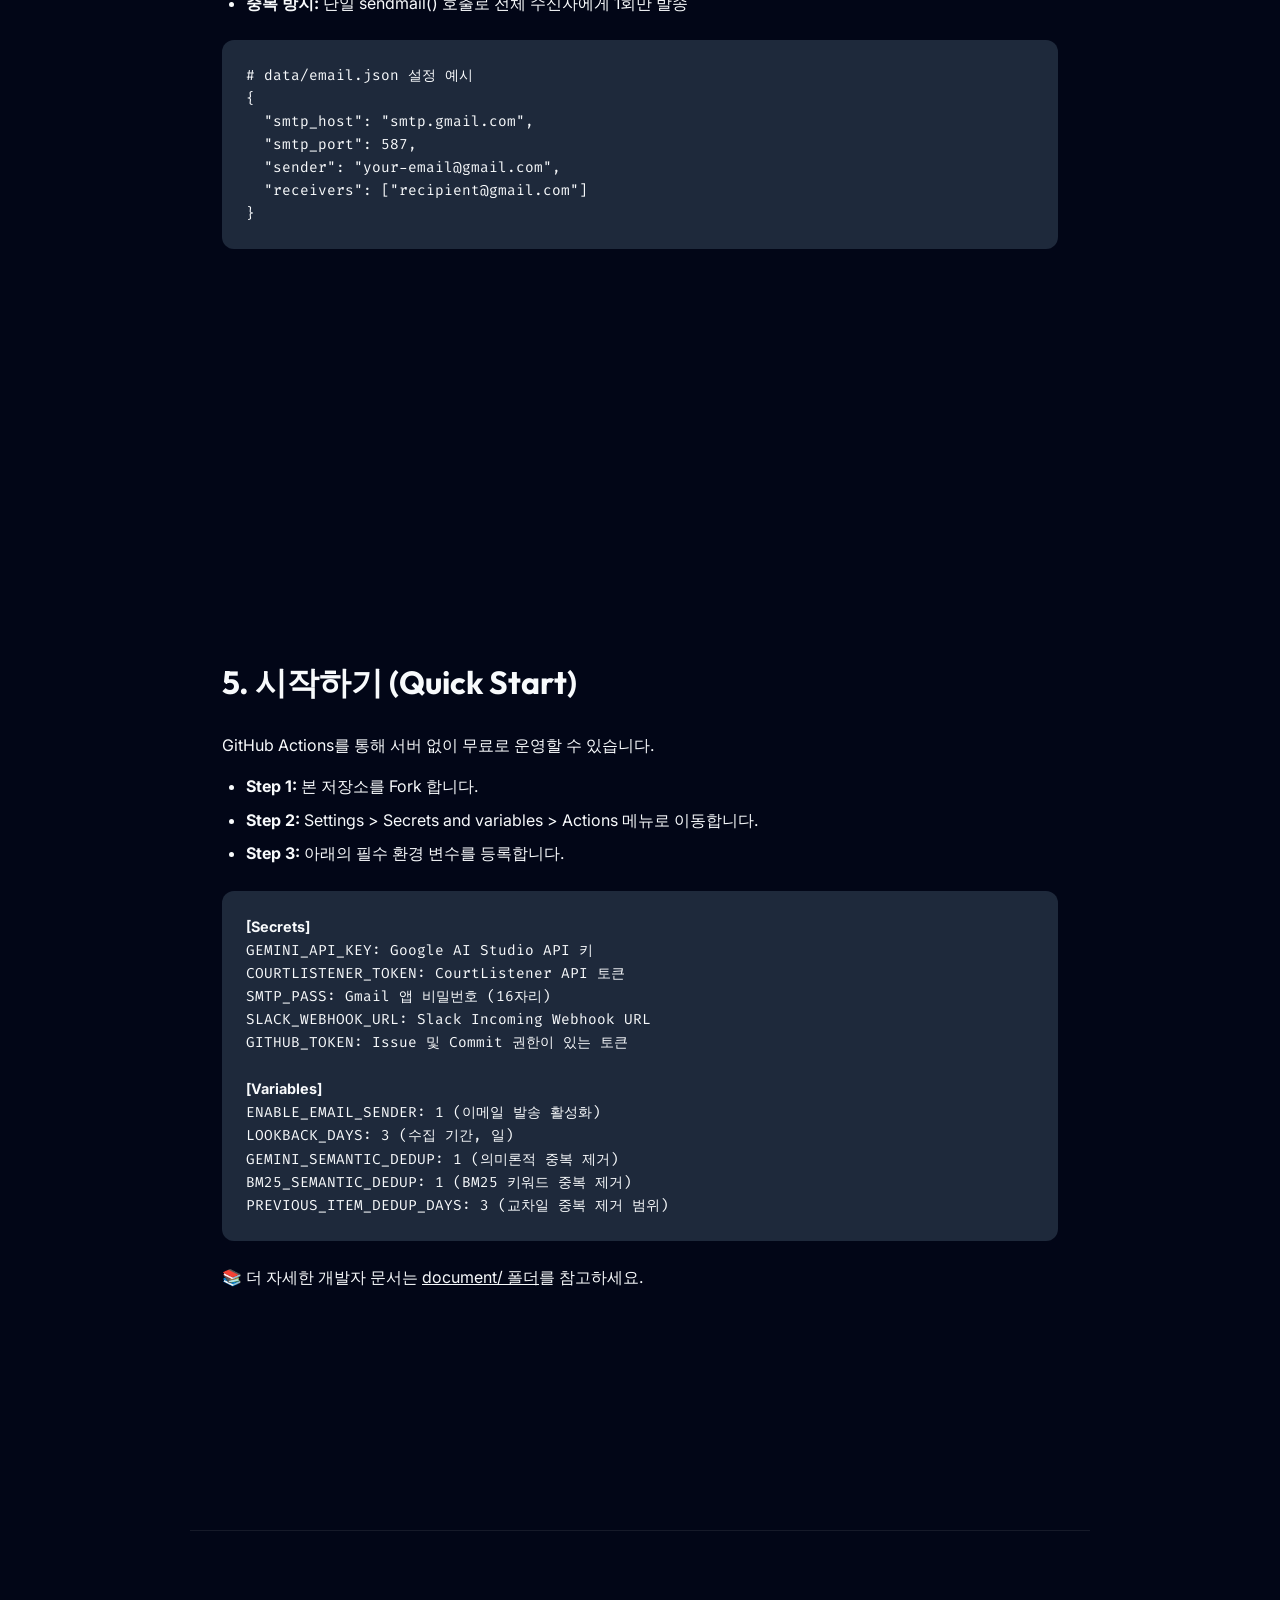
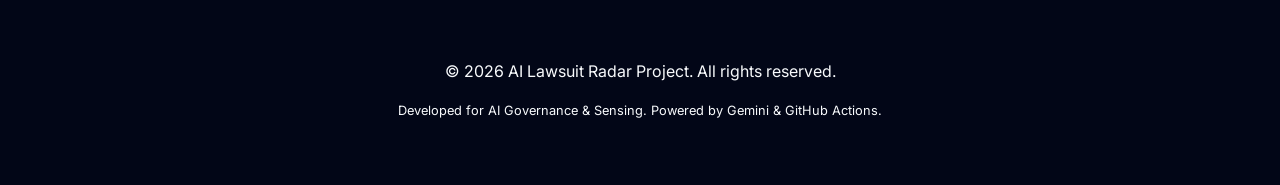
<file: docs/manual/guide.html>
<!DOCTYPE html>
<html lang="ko">
<head>
    <meta charset="UTF-8">
    <meta name="viewport" content="width=device-width, initial-scale=1.0">
    <title>User Guide - AI Lawsuit Radar</title>
    <link rel="stylesheet" href="../css/style.css">
    <link rel="stylesheet" href="https://cdnjs.cloudflare.com/ajax/libs/font-awesome/6.4.0/css/all.min.css">
    <link href="https://fonts.googleapis.com/css2?family=Inter:wght@400;500;600;700;800&family=Fira+Code&display=swap" rel="stylesheet">
    <style>
        .manual-container {
            padding-top: 10rem;
            max-width: 900px;
            margin: 0 auto;
        }
        .manual-section {
            margin-bottom: 4rem;
        }
        .manual-section h2 {
            font-size: 2rem;
            margin-bottom: 1.5rem;
            color: var(--primary-color);
        }
        .manual-section p {
            margin-bottom: 1rem;
            color: var(--text-secondary);
        }
        .manual-section ul {
            margin-left: 1.5rem;
            margin-bottom: 1.5rem;
            color: var(--text-secondary);
        }
        .manual-section li {
            margin-bottom: 0.5rem;
        }
        .code-block {
            background: #1e293b;
            padding: 1.5rem;
            border-radius: 12px;
            font-family: 'Fira Code', monospace;
            font-size: 0.9rem;
            margin: 1.5rem 0;
            overflow-x: auto;
            border: 1px solid var(--border-color);
        }
    </style>
</head>
<body>
    <div class="bg-blobs">
        <div class="blob blob-1"></div>
        <div class="blob blob-2"></div>
    </div>
    
    <nav class="main-nav">
        <div class="nav-container">
            <a href="../index.html" class="nav-logo">
                <i class="fas fa-radar"></i> AI Lawsuit Radar
            </a>
            <ul class="nav-links">
                <li><a href="../index.html#features">Features</a></li>
                <li><a href="../index.html#gallery">Preview</a></li>
                <li><a href="../index.html#architecture">Architecture</a></li>
                <li><a href="../index.html#setup">Setup</a></li>
                <li><a href="https://github.com/aigovsensing/ai-suit-tracker-v02/issues" target="_blank" class="nav-btn-demo">DEMO</a></li>
                <li><a href="guide.html" class="nav-btn">User Guide</a></li>
                <li><a href="https://github.com/aigovsensing/ai-suit-tracker-v02" target="_blank"><i class="fab fa-github"></i></a></li>
            </ul>
        </div>
    </nav>

    <div class="container manual-container">
        <header style="height: auto; margin-bottom: 4rem;">
            <div class="hero-tag">Documentation</div>
            <h1>User Guide</h1>
            <p class="hero-desc">AI Lawsuit Radar의 설정 및 사용 방법에 대한 상세 가이드입니다.</p>
        </header>

        <section class="manual-section">
            <h2>1. 프로젝트 개요</h2>
            <p>
                AI Lawsuit Radar는 인공지능 학습 데이터와 관련된 저작권 소송을 자동으로 탐색하고 분석하는 도구입니다. 
                전 세계 법원 데이터와 뉴스 피드를 실시간으로 모니터링하여 핵심적인 법적 리스크를 리포트합니다.
            </p>
            <p><strong>주요 데이터 소스:</strong></p>
            <ul>
                <li><strong>CourtListener (RECAP):</strong> 미국 연방법원의 공식 도켓 및 소장(Complaint) 데이터</li>
                <li><strong>RSS News Feeds:</strong> 글로벌 주요 테크 및 법률 뉴스 매체</li>
            </ul>
        </section>

        <section class="manual-section">
            <h2>2. 핵심 인텔리전스 기능</h2>
            
            <h3>2.1 비인가 학습 소송 감지 레벨 (Risk Scoring)</h3>
            <p>소장의 내용을 분석하여 0-100점 사이의 리스크 점수를 산출합니다. 주요 가점 요인은 다음과 같습니다:</p>
            <ul>
                <li><strong>Copyright 직접 언급:</strong> +30점</li>
                <li><strong>Unauthorized/Scraping 명시:</strong> +25점</li>
                <li><strong>Model Training 직접 언급:</strong> +20점</li>
                <li><strong>Commercial Use:</strong> +10점</li>
            </ul>
            <p>이 점수를 바탕으로 🟢(Low), 🟡(Medium), ⚠️(High), 🔥(Critical) 등급으로 자동 분류됩니다.</p>

            <h3>2.2 역사적 추이 분석 (Historical Trend)</h3>
            <p>2021년부터 현재까지의 데이터를 전수 조사하여 AI 관련 소송의 증가 추세를 분석합니다. <code>src/stats.py</code> 모듈을 통해 연도별 소송 건수를 통계화하고 그래프로 시각화합니다.</p>

            <h3>2.3 전략적 영향 분석 (Strategic Impact)</h3>
            <p>단순한 소송 요약을 넘어, 수집된 정보가 기업(예: 삼성전자 가우스, 갤럭시 AI)에 미칠 수 있는 잠재적 영향력을 Gemini가 심층 분석합니다. 법적 대응 전략 및 기술적 대비 사항을 포함합니다.</p>
        </section>

        <section class="manual-section">
            <h2>3. 중복 제거 및 최적화</h2>
            
            <h3>3.1 3단계 중복 제거 파이프라인</h3>
            <p>
                이 프로젝트는 3단계 중복 제거 시스템을 운영합니다:
            </p>
            <ul>
                <li><strong>1단계 - Exact Match:</strong> 기사 제목/도켓 번호 완전 일치 즉시 제거 (항상 활성)</li>
                <li><strong>2단계 - BM25 유사도:</strong> <code>BM25_SEMANTIC_DEDUP = 1</code> 설정 시 활성화. 키워드 빈도 기반으로 유사 표현의 기사를 감지합니다. <code>BM25_DEDUP_THRESHOLD</code>(기본 3.0)로 임계값 조정 가능.</li>
                <li><strong>3단계 - 의미론적 임베딩:</strong> <code>GEMINI_SEMANTIC_DEDUP = 1</code> 설정 시 활성화. Gemini Embedding(gemini-embedding-2) 모델로 제목이 달라도 같은 사건을 다루는 기사를 감지(코사인 유사도 0.85 이상)합니다.</li>
            </ul>

            <h3>3.2 교차일 중복 제거 (Cross-Day Dedup)</h3>
            <p>
                <code>PREVIOUS_ITEM_DEDUP_DAYS</code> 설정을 통해 과거 이슈에 보고된 내용이 새 이슈에 다시 나타나는 것을 방지합니다. 며칠 간의 히스토리를 대조할지 직접 설정할 수 있습니다.
            </p>
            
            <h3>3.3 시각적 동향 리포트 (Visual Reporting)</h3>
            <p>
                <code>GEMINI_DAILY_REPORT_IMAGEGEN = 1</code> 설정 시 금일의 핵심 이슈를 지브리 스타일의 이미지로 시각화합니다. Google의 Imagen 3 모델을 사용하여 텍스트 리포트의 가독성을 높입니다.
            </p>
        </section>

        <section class="manual-section">
            <h2>4. 이메일 리포트 (HTML Email)</h2>
            <p>
                <code>ENABLE_EMAIL_SENDER = 1</code> 설정 시 석간뉴스 및 조간뉴스 리포트를 이메일로 자동 발송합니다.
                Markdown 본문이 HTML로 변환되어 테이블, 코드블록, Alert 박스가 이메일 클라이언트에서 올바르게 렌더링됩니다.
            </p>
            <ul>
                <li><strong>SMTP:</strong> Gmail SMTP (smtp.gmail.com:587 / STARTTLS)</li>
                <li><strong>인증:</strong> Gmail 앱 비밀번호 (<code>SMTP_PASS</code> Secret에 등록)</li>
                <li><strong>수신자 설정:</strong> <code>data/email.json</code>의 <code>receivers</code> 배열에 이메일 주소 추가</li>
                <li><strong>중복 방지:</strong> 단일 <code>sendmail()</code> 호출로 전체 수신자에게 1회만 발송</li>
            </ul>
            <div class="code-block">
                # data/email.json 설정 예시<br>
                {<br>
                &nbsp;&nbsp;"smtp_host": "smtp.gmail.com",<br>
                &nbsp;&nbsp;"smtp_port": 587,<br>
                &nbsp;&nbsp;"sender": "your-email@gmail.com",<br>
                &nbsp;&nbsp;"receivers": ["recipient@gmail.com"]<br>
                }
            </div>
        </section>

        <section class="manual-section">
            <h2>5. 시작하기 (Quick Start)</h2>
            <p>GitHub Actions를 통해 서버 없이 무료로 운영할 수 있습니다.</p>
            <ul>
                <li><strong>Step 1:</strong> 본 저장소를 Fork 합니다.</li>
                <li><strong>Step 2:</strong> <code>Settings &gt; Secrets and variables &gt; Actions</code> 메뉴로 이동합니다.</li>
                <li><strong>Step 3:</strong> 아래의 필수 환경 변수를 등록합니다.</li>
            </ul>
            <div class="code-block">
                <strong>[Secrets]</strong><br>
                GEMINI_API_KEY: Google AI Studio API 키<br>
                COURTLISTENER_TOKEN: CourtListener API 토큰<br>
                SMTP_PASS: Gmail 앱 비밀번호 (16자리)<br>
                SLACK_WEBHOOK_URL: Slack Incoming Webhook URL<br>
                GITHUB_TOKEN: Issue 및 Commit 권한이 있는 토큰<br><br>
                <strong>[Variables]</strong><br>
                ENABLE_EMAIL_SENDER: 1 (이메일 발송 활성화)<br>
                LOOKBACK_DAYS: 3 (수집 기간, 일)<br>
                GEMINI_SEMANTIC_DEDUP: 1 (의미론적 중복 제거)<br>
                BM25_SEMANTIC_DEDUP: 1 (BM25 키워드 중복 제거)<br>
                PREVIOUS_ITEM_DEDUP_DAYS: 3 (교차일 중복 제거 범위)
            </div>
            <p style="margin-top: 1.5rem;">
                📚 더 자세한 개발자 문서는 
                <a href="https://github.com/aigovsensing/ai-suit-tracker-v02/tree/main/document" target="_blank" style="color: var(--primary-color);">document/ 폴더</a>를
                참고하세요.
            </p>
        </section>

        <footer>
            <p>&copy; 2026 AI Lawsuit Radar Project. All rights reserved.</p>
            <p style="font-size: 0.8rem; margin-top: 1rem;">Developed for AI Governance & Sensing. Powered by Gemini & GitHub Actions.</p>
        </footer>
    </div>

    <script>
        window.addEventListener('scroll', () => {
            const nav = document.querySelector('.main-nav');
            if (window.scrollY > 50) {
                nav.style.padding = '1rem 0';
                nav.style.background = 'rgba(11, 14, 20, 0.9)';
            } else {
                nav.style.padding = '1.5rem 0';
                nav.style.background = 'rgba(11, 14, 20, 0.7)';
            }
        });
    </script>
</body>
</html>
</file>
<file: docs/css/style.css>
@import url('https://fonts.googleapis.com/css2?family=Outfit:wght@300;400;500;600;700;800&family=Inter:wght@300;400;500;600;700&family=Fira+Code&display=swap');

:root {
    --bg-color: #020617;
    --surface: #0f172a;
    --surface-light: #1e293b;
    --primary: #6366f1;
    --primary-glow: rgba(99, 102, 241, 0.5);
    --secondary: #0ea5e9;
    --accent: #22d3ee;
    --text-main: #f8fafc;
    --text-dim: #94a3b8;
    --border: rgba(255, 255, 255, 0.08);
    --glass: rgba(15, 23, 42, 0.7);
    --transition: all 0.4s cubic-bezier(0.23, 1, 0.32, 1);
}

* {
    margin: 0;
    padding: 0;
    box-sizing: border-box;
    font-family: 'Inter', sans-serif;
}

h1, h2, h3, h4, .nav-logo {
    font-family: 'Outfit', sans-serif;
}

body {
    background-color: var(--bg-color);
    color: var(--text-main);
    line-height: 1.6;
    overflow-x: hidden;
    scroll-behavior: smooth;
}

/* --- Decorative Elements --- */
.bg-mesh {
    position: fixed;
    top: 0;
    left: 0;
    width: 100%;
    height: 100%;
    z-index: -1;
    background: 
        radial-gradient(circle at 0% 0%, rgba(99, 102, 241, 0.15) 0%, transparent 50%),
        radial-gradient(circle at 100% 100%, rgba(14, 165, 233, 0.15) 0%, transparent 50%),
        radial-gradient(circle at 50% 50%, rgba(2, 6, 23, 1) 0%, rgba(2, 6, 23, 1) 100%);
}

.bg-mesh::after {
    content: "";
    position: absolute;
    inset: 0;
    background-image: url("data:image/svg+xml,%3Csvg viewBox='0 0 200 200' xmlns='http://www.w3.org/2000/svg'%3E%3Cfilter id='noiseFilter'%3E%3CfeTurbulence type='fractalNoise' baseFrequency='0.65' numOctaves='3' stitchTiles='stitch'/%3E%3C/filter%3E%3Crect width='100%25' height='100%25' filter='url(%23noiseFilter)'/%3E%3C/svg%3E");
    opacity: 0.05;
    pointer-events: none;
}

.glow-orb {
    position: absolute;
    width: 600px;
    height: 600px;
    background: radial-gradient(circle, var(--primary-glow) 0%, transparent 70%);
    filter: blur(80px);
    border-radius: 50%;
    z-index: -1;
    pointer-events: none;
    opacity: 0.3;
}

/* --- Navigation --- */
.main-nav {
    position: fixed;
    top: 0;
    left: 0;
    width: 100%;
    z-index: 1000;
    padding: 1.25rem 0;
    transition: var(--transition);
}

.main-nav.scrolled {
    background: var(--glass);
    backdrop-filter: blur(12px);
    padding: 0.75rem 0;
    border-bottom: 1px solid var(--border);
}

.nav-container {
    max-width: 1280px;
    margin: 0 auto;
    padding: 0 2rem;
    display: flex;
    justify-content: space-between;
    align-items: center;
}

.nav-logo {
    font-size: 1.5rem;
    font-weight: 700;
    color: var(--text-main);
    display: flex;
    align-items: center;
    gap: 0.75rem;
    text-decoration: none;
    background: linear-gradient(135deg, #fff 0%, #94a3b8 100%);
    -webkit-background-clip: text;
    -webkit-text-fill-color: transparent;
}

.nav-logo i {
    color: var(--primary);
    -webkit-text-fill-color: var(--primary);
}

.nav-links {
    display: flex;
    align-items: center;
    gap: 2rem;
    list-style: none;
}

.nav-links a {
    text-decoration: none;
    color: var(--text-dim);
    font-size: 0.95rem;
    font-weight: 500;
    transition: var(--transition);
}

.nav-links a:hover {
    color: var(--primary);
}

.nav-btn {
    background: var(--primary);
    color: white !important;
    padding: 0.6rem 1.5rem;
    border-radius: 99px;
    font-weight: 600 !important;
    box-shadow: 0 4px 20px rgba(99, 102, 241, 0.4);
}

.nav-btn:hover {
    transform: translateY(-2px);
    box-shadow: 0 8px 25px rgba(99, 102, 241, 0.5);
}

.nav-btn-demo {
    background: rgba(255, 255, 255, 0.05);
    border: 1px solid var(--border);
    padding: 0.6rem 1.5rem;
    border-radius: 99px;
    color: var(--text-main) !important;
    backdrop-filter: blur(4px);
}

.nav-btn-demo:hover {
    background: rgba(255, 255, 255, 0.1);
    border-color: var(--primary);
}

/* --- Hero Section --- */
.hero {
    min-height: 100vh;
    display: flex;
    flex-direction: column;
    justify-content: center;
    align-items: center;
    text-align: center;
    padding: 0 2rem;
    position: relative;
}

.hero-badge {
    background: rgba(99, 102, 241, 0.1);
    border: 1px solid rgba(99, 102, 241, 0.2);
    color: var(--primary);
    padding: 0.5rem 1.25rem;
    border-radius: 99px;
    font-size: 0.875rem;
    font-weight: 600;
    margin-bottom: 2rem;
    letter-spacing: 0.05em;
    text-transform: uppercase;
}

.hero h1 {
    font-size: clamp(3rem, 8vw, 5.5rem);
    font-weight: 800;
    line-height: 1.1;
    margin-bottom: 1.5rem;
    background: linear-gradient(180deg, #fff 0%, #64748b 100%);
    -webkit-background-clip: text;
    -webkit-text-fill-color: transparent;
    max-width: 900px;
}

.hero p {
    font-size: clamp(1.1rem, 2vw, 1.35rem);
    color: var(--text-dim);
    max-width: 750px;
    margin-bottom: 3.5rem;
    font-weight: 300;
}

.hero-cta {
    display: flex;
    gap: 1.5rem;
}

.btn {
    padding: 1.1rem 2.5rem;
    border-radius: 12px;
    font-weight: 600;
    text-decoration: none;
    transition: var(--transition);
    font-size: 1rem;
    display: inline-flex;
    align-items: center;
    gap: 0.75rem;
}

.btn-primary {
    background: var(--primary);
    color: white;
    box-shadow: 0 20px 40px -10px rgba(99, 102, 241, 0.5);
}

.btn-primary:hover {
    transform: translateY(-4px);
    box-shadow: 0 30px 60px -12px rgba(99, 102, 241, 0.6);
}

.btn-secondary {
    background: var(--surface);
    border: 1px solid var(--border);
    color: var(--text-main);
}

.btn-secondary:hover {
    background: var(--surface-light);
    border-color: var(--primary);
}

/* --- Sections --- */
section {
    padding: 10rem 0;
    max-width: 1280px;
    margin: 0 auto;
    padding-left: 2rem;
    padding-right: 2rem;
}

.section-header {
    text-align: center;
    margin-bottom: 6rem;
}

.section-header span {
    color: var(--primary);
    font-weight: 600;
    text-transform: uppercase;
    letter-spacing: 0.1em;
    font-size: 0.875rem;
    display: block;
    margin-bottom: 1rem;
}

.section-header h2 {
    font-size: clamp(2rem, 5vw, 3rem);
    font-weight: 700;
    margin-bottom: 1.25rem;
}

.section-header p {
    color: var(--text-dim);
    font-size: 1.125rem;
    max-width: 600px;
    margin: 0 auto;
}

/* --- Features Grid --- */
.features-grid {
    display: grid;
    grid-template-columns: repeat(auto-fit, minmax(340px, 1fr));
    gap: 2rem;
}

.feature-card {
    background: linear-gradient(135deg, rgba(30, 41, 59, 0.4) 0%, rgba(15, 23, 42, 0.4) 100%);
    border: 1px solid var(--border);
    padding: 3rem;
    border-radius: 32px;
    transition: var(--transition);
    position: relative;
    overflow: hidden;
}

.feature-card::before {
    content: "";
    position: absolute;
    top: 0;
    left: 0;
    width: 100%;
    height: 100%;
    background: radial-gradient(circle at top left, rgba(99, 102, 241, 0.1), transparent 70%);
    opacity: 0;
    transition: var(--transition);
}

.feature-card:hover {
    transform: translateY(-10px);
    border-color: rgba(99, 102, 241, 0.3);
    box-shadow: 0 40px 80px -20px rgba(0, 0, 0, 0.5);
}

.feature-card:hover::before {
    opacity: 1;
}

.feature-icon {
    width: 64px;
    height: 64px;
    background: rgba(99, 102, 241, 0.1);
    border-radius: 16px;
    display: flex;
    align-items: center;
    justify-content: center;
    color: var(--primary);
    margin-bottom: 2rem;
    font-size: 1.75rem;
    position: relative;
    z-index: 1;
}

.feature-card::after {
    content: "";
    position: absolute;
    inset: 0;
    background: radial-gradient(
        600px circle at var(--mouse-x) var(--mouse-y),
        rgba(99, 102, 241, 0.1),
        transparent 40%
    );
    opacity: 0;
    transition: opacity 0.5s;
    pointer-events: none;
}

.feature-card:hover::after {
    opacity: 1;
}

.feature-card h3 {
    font-size: 1.5rem;
    margin-bottom: 1rem;
    position: relative;
    z-index: 1;
}

.feature-card p {
    color: var(--text-dim);
    font-size: 1rem;
    line-height: 1.7;
    position: relative;
    z-index: 1;
}

/* --- Gallery/Preview --- */
.gallery-container {
    display: grid;
    grid-template-columns: repeat(2, 1fr);
    gap: 3rem;
}

.gallery-item {
    background: var(--surface);
    border: 1px solid var(--border);
    border-radius: 24px;
    padding: 1rem;
    transition: var(--transition);
}

.gallery-item:hover {
    border-color: var(--primary);
    transform: scale(1.02);
}

.img-wrapper {
    aspect-ratio: 16/10;
    border-radius: 16px;
    overflow: hidden;
    background: #000;
    margin-bottom: 1.5rem;
}

.img-wrapper img {
    width: 100%;
    height: 100%;
    object-fit: cover;
    opacity: 0.8;
    transition: var(--transition);
}

.gallery-item:hover img {
    opacity: 1;
}

.gallery-info h4 {
    font-size: 1.25rem;
    margin-bottom: 0.5rem;
    padding: 0 1rem;
}

/* --- Architecture --- */
.arch-visual {
    background: var(--surface);
    border: 1px solid var(--border);
    border-radius: 32px;
    padding: 4rem;
    display: flex;
    flex-direction: column;
    gap: 4rem;
    position: relative;
}

.arch-step {
    display: flex;
    align-items: center;
    gap: 3rem;
    position: relative;
}

.step-circle {
    width: 60px;
    height: 60px;
    background: var(--bg-color);
    border: 2px solid var(--primary);
    border-radius: 50%;
    display: flex;
    align-items: center;
    justify-content: center;
    font-weight: 800;
    font-size: 1.25rem;
    flex-shrink: 0;
    box-shadow: 0 0 20px var(--primary-glow);
}

.step-content h4 {
    font-size: 1.5rem;
    margin-bottom: 0.75rem;
    color: var(--primary);
}

.step-content p {
    color: var(--text-dim);
}

/* --- Setup --- */
.setup-grid {
    display: grid;
    grid-template-columns: 1.2fr 0.8fr;
    gap: 4rem;
    align-items: center;
}

.code-container {
    background: #010409;
    border-radius: 20px;
    padding: 2rem;
    border: 1px solid var(--border);
    box-shadow: 0 40px 100px rgba(0,0,0,0.6);
    position: relative;
}

.code-container::before {
    content: "config.py";
    position: absolute;
    top: -12px;
    left: 20px;
    background: var(--primary);
    padding: 4px 12px;
    font-size: 0.75rem;
    border-radius: 4px;
    font-weight: 600;
}

pre {
    font-family: 'Fira Code', monospace;
    font-size: 0.9rem;
    color: #e6edf3;
    overflow-x: auto;
}

.setup-text h3 {
    font-size: 2rem;
    margin-bottom: 1.5rem;
}

.setup-list {
    list-style: none;
    display: flex;
    flex-direction: column;
    gap: 1.25rem;
}

.setup-list li {
    display: flex;
    align-items: center;
    gap: 1rem;
    color: var(--text-dim);
}

.setup-list i {
    color: var(--accent);
}

/* --- Footer --- */
footer {
    padding: 8rem 0 4rem;
    text-align: center;
    border-top: 1px solid var(--border);
}

.footer-logo {
    font-size: 2rem;
    font-weight: 800;
    margin-bottom: 1.5rem;
    display: block;
}

.social-links {
    display: flex;
    justify-content: center;
    gap: 2rem;
    margin-bottom: 3rem;
}

.social-links a {
    color: var(--text-dim);
    font-size: 1.5rem;
    transition: var(--transition);
}

.social-links a:hover {
    color: var(--primary);
    transform: translateY(-3px);
}

.copyright {
    color: var(--text-dim);
    font-size: 0.9rem;
}

/* --- Animations --- */
.reveal {
    opacity: 0;
    transform: translateY(30px);
    transition: all 0.8s ease-out;
}

.reveal.active {
    opacity: 1;
    transform: translateY(0);
}

/* Responsive */
@media (max-width: 1024px) {
    .gallery-container, .setup-grid { grid-template-columns: 1fr; }
}

@media (max-width: 768px) {
    .nav-links { display: none; }
    .hero h1 { font-size: 3.5rem; }
    .hero-cta { flex-direction: column; width: 100%; }
    .btn { width: 100%; justify-content: center; }
}
</file>
